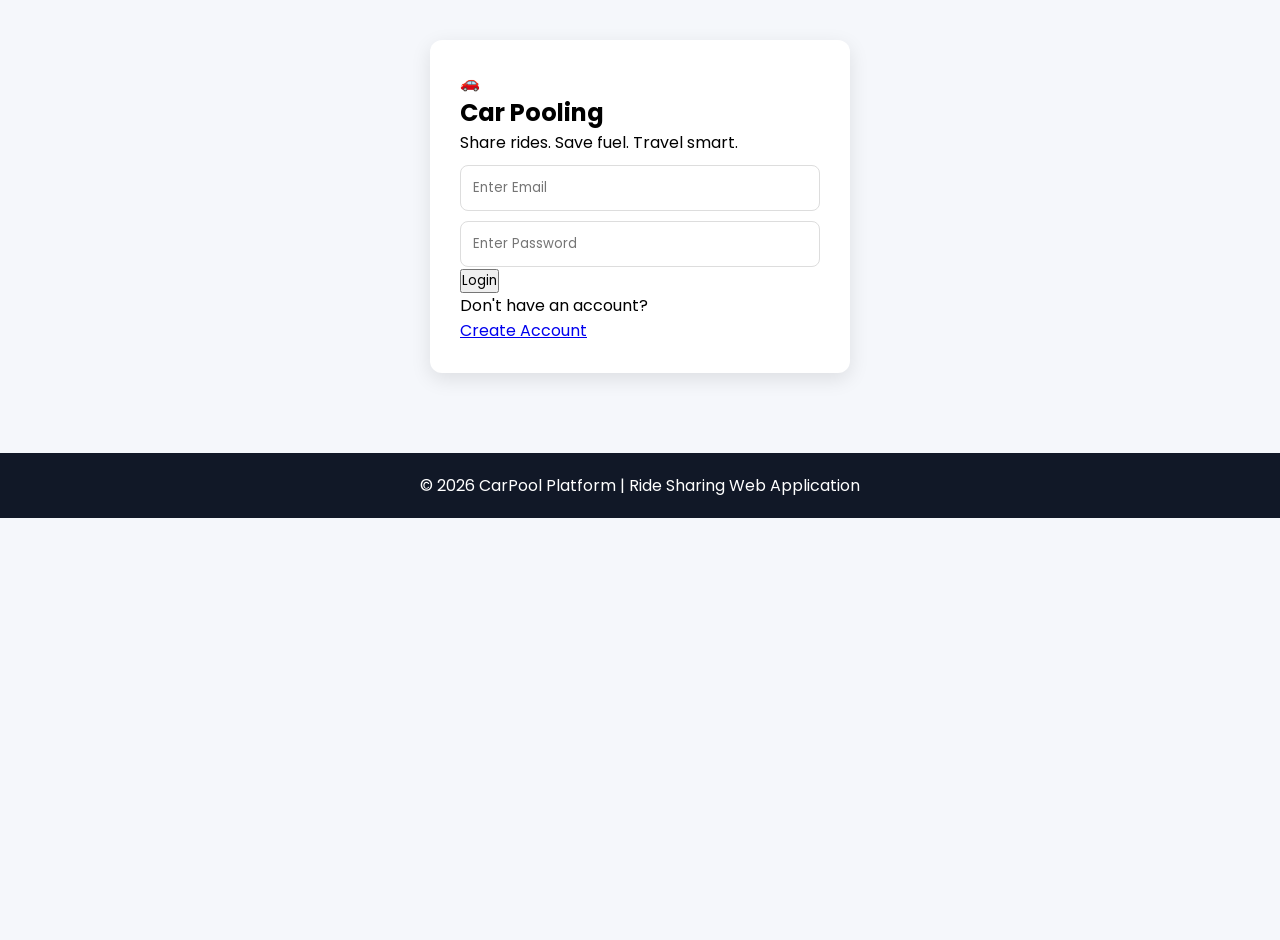
<file: index.html>
<!DOCTYPE html>
<html>

<head>
    <link href="https://fonts.googleapis.com/css2?family=Poppins:wght@300;400;600&display=swap" rel="stylesheet">
<title>Car Pooling App</title>
<link rel="stylesheet" href="css/style.css">
<link rel="stylesheet"
href="https://cdnjs.cloudflare.com/ajax/libs/font-awesome/6.5.0/css/all.min.css">
</head>

<body>

<div class="login-container">

<div class="logo">
🚗
</div>

<h2>Car Pooling</h2>
<p class="tagline">Share rides. Save fuel. Travel smart.</p>

<input type="text" id="email" placeholder="Enter Email">

<input type="password" id="password" placeholder="Enter Password">

<button onclick="login()">Login</button>

<p class="signup-text">Don't have an account?</p>

<a href="signup.html" class="signup-link">Create Account</a>

</div>

<script src="js/script.js"></script>

</body>
<footer class="footer">

<p>© 2026 CarPool Platform | Ride Sharing Web Application</p>

</footer>
</html>
</file>
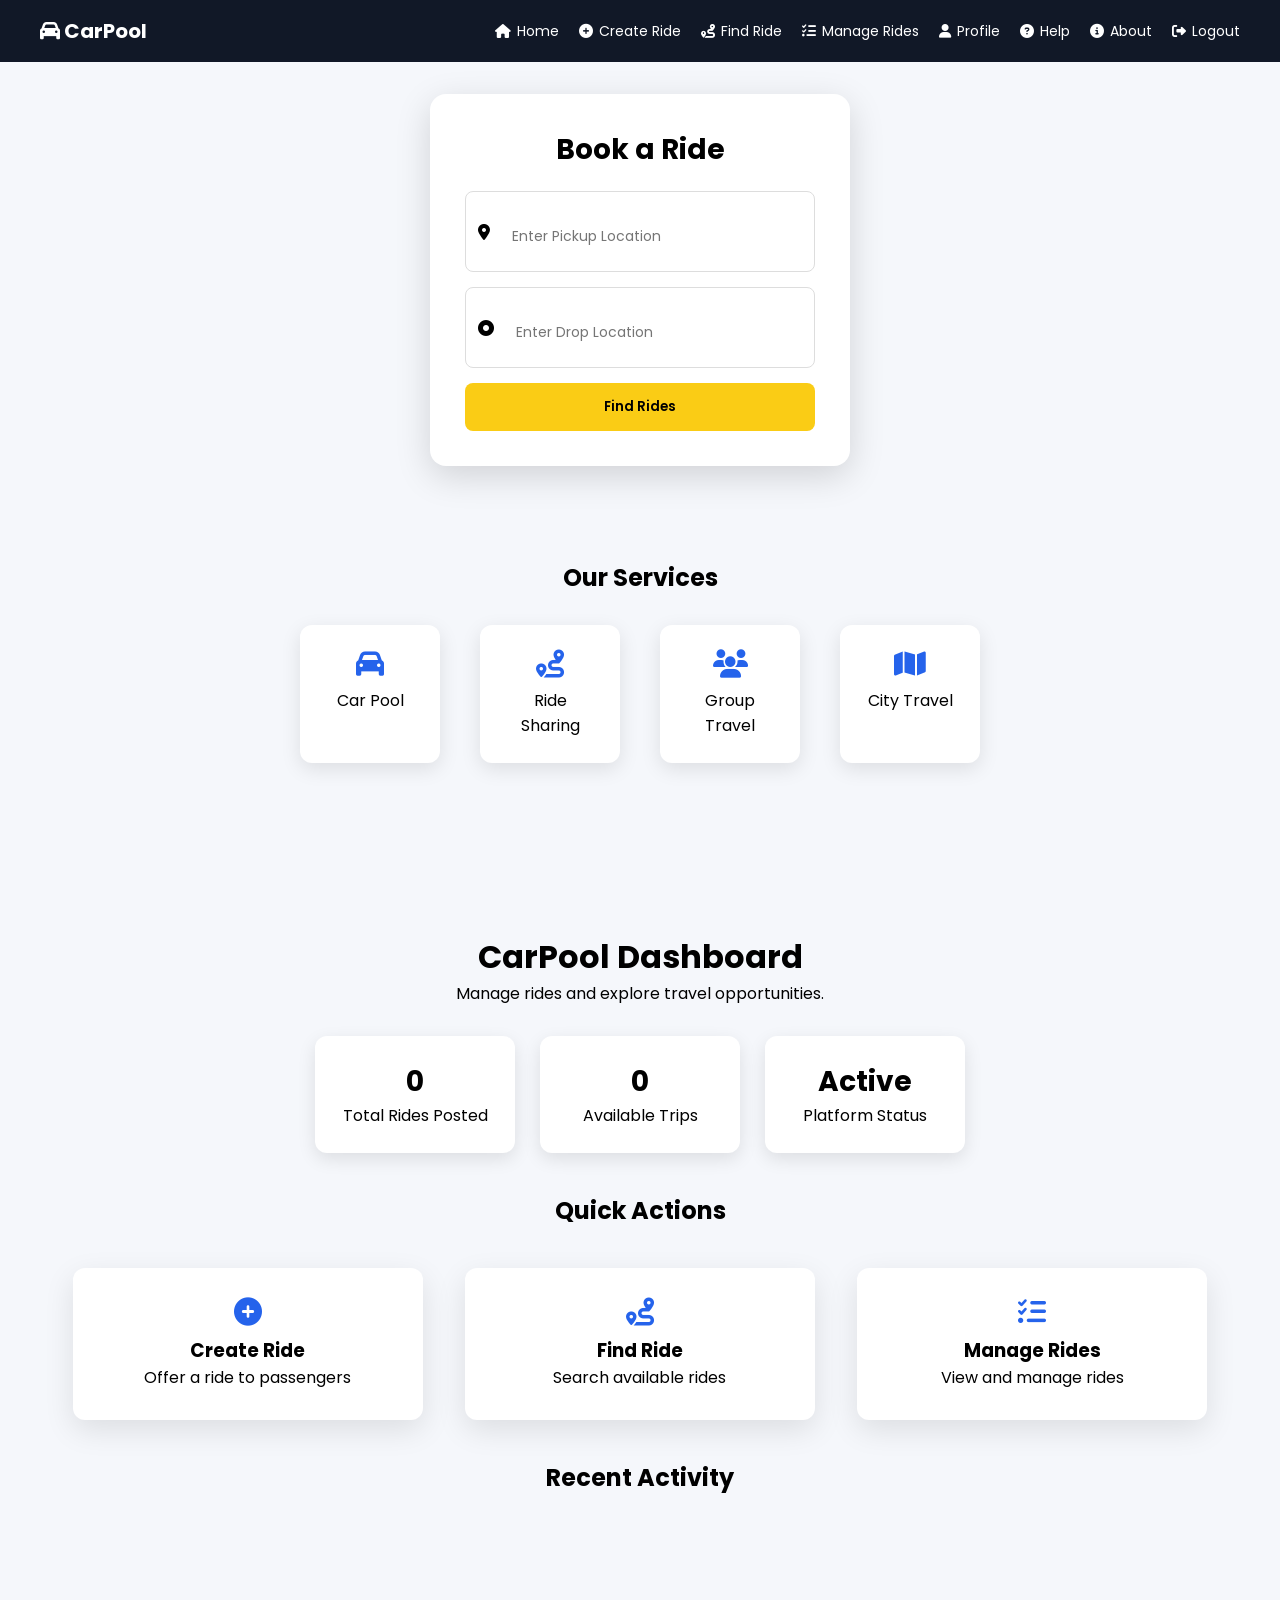
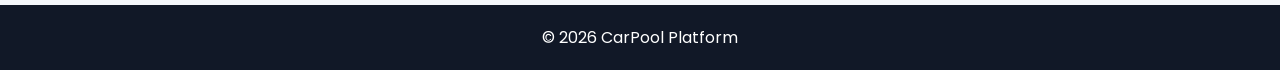
<file: dashboard.html>
<!DOCTYPE html>
<html>

<head>

<title>CarPool Dashboard</title>

<link rel="stylesheet" href="css/style.css">

<link rel="stylesheet"
href="https://cdnjs.cloudflare.com/ajax/libs/font-awesome/6.5.0/css/all.min.css">

</head>

<body>

<nav class="navbar">

<h2><i class="fa-solid fa-car"></i> CarPool</h2>

<ul>

<li><a href="dashboard.html"><i class="fa-solid fa-house"></i> Home</a></li>

<li><a href="postride.html"><i class="fa-solid fa-circle-plus"></i> Create Ride</a></li>

<li><a href="searchride.html"><i class="fa-solid fa-route"></i> Find Ride</a></li>

<li><a href="myrides.html"><i class="fa-solid fa-list-check"></i> Manage Rides</a></li>

<li><a href="profile.html"><i class="fa-solid fa-user"></i> Profile</a></li>

<li><a href="help.html"><i class="fa-solid fa-circle-question"></i> Help</a></li>

<li><a href="about.html"><i class="fa-solid fa-circle-info"></i> About</a></li>

<li><a href="index.html"><i class="fa-solid fa-right-from-bracket"></i> Logout</a></li>

</ul>

</nav>
<!-- HERO SECTION -->

<div class="hero-section">

<div class="hero-box">

<h1>Book a Ride</h1>

<div class="ride-input">

<i class="fa-solid fa-location-dot"></i>
<input type="text" placeholder="Enter Pickup Location">

</div>

<div class="ride-input">

<i class="fa-solid fa-circle-dot"></i>
<input type="text" placeholder="Enter Drop Location">

</div>

<button class="ride-btn">Find Rides</button>

</div>

</div>

<h2 class="services-title">Our Services</h2>

<div class="services">

<div class="service-card">
<i class="fa-solid fa-car"></i>
<p>Car Pool</p>
</div>

<div class="service-card">
<i class="fa-solid fa-route"></i>
<p>Ride Sharing</p>
</div>

<div class="service-card">
<i class="fa-solid fa-users"></i>
<p>Group Travel</p>
</div>

<div class="service-card">
<i class="fa-solid fa-map"></i>
<p>City Travel</p>
</div>

</div>
<div class="dashboard-container">
    <h1 id="greeting"></h1>

<h1>CarPool Dashboard</h1>

<p>Manage rides and explore travel opportunities.</p>

<div class="stats">

<div class="stat-card">
<h2 id="totalRides">0</h2>
<p>Total Rides Posted</p>
</div>

<div class="stat-card">
<h2 id="availableRides">0</h2>
<p>Available Trips</p>
</div>

<div class="stat-card">
<h2>Active</h2>
<p>Platform Status</p>
</div>

</div>

<h2 style="margin-top:40px">Quick Actions</h2>

<div class="dashboard-cards">

<div class="card" onclick="location.href='postride.html'">

<i class="fa-solid fa-circle-plus card-icon"></i>

<h3>Create Ride</h3>

<p>Offer a ride to passengers</p>

</div>

<div class="card" onclick="location.href='searchride.html'">

<i class="fa-solid fa-route card-icon"></i>

<h3>Find Ride</h3>

<p>Search available rides</p>

</div>

<div class="card" onclick="location.href='myrides.html'">

<i class="fa-solid fa-list-check card-icon"></i>

<h3>Manage Rides</h3>

<p>View and manage rides</p>

</div>

</div>

<h2 style="margin-top:40px">Recent Activity</h2>

<div id="recentRides" class="rides-container"></div>

</div>

<footer class="footer">

<p>© 2026 CarPool Platform</p>

</footer>

<script>

function showGreeting(){

let email = localStorage.getItem("loggedUser")

let users = JSON.parse(localStorage.getItem("users")) || []

let user = users.find(u => u.email === email)

let hour = new Date().getHours()

let greeting = ""

if(hour < 12){
greeting = "Good Morning"
}
else if(hour < 17){
greeting = "Good Afternoon"
}
else{
greeting = "Good Evening"
}

document.getElementById("greeting").innerText =
greeting + ", " + user.name

}

showGreeting()

</script>

</body>

</html>
</file>
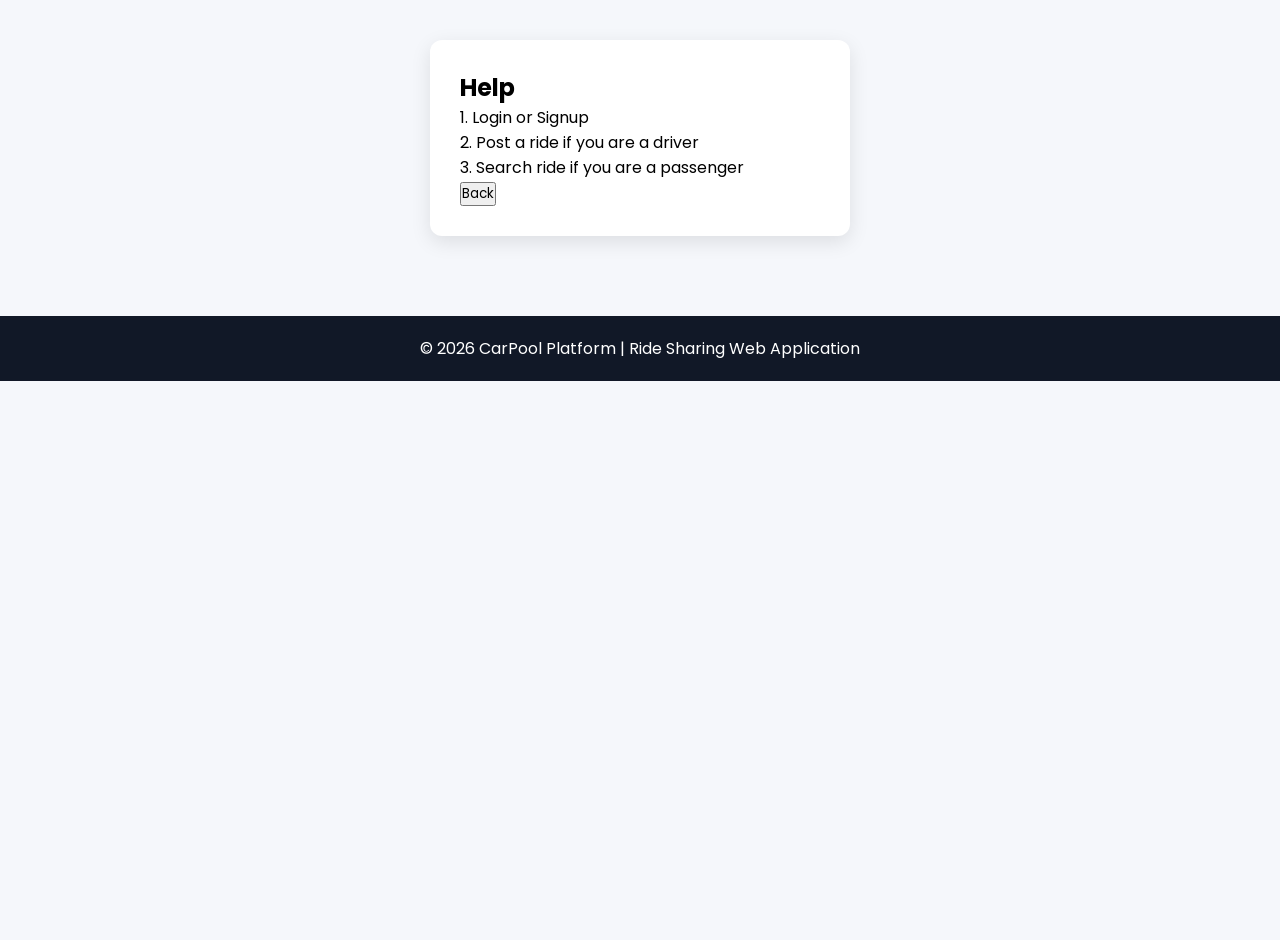
<file: help.html>
<!DOCTYPE html>
<html>

<head>
<title>Help</title>
<link rel="stylesheet" href="css/style.css">
<link rel="stylesheet"
href="https://cdnjs.cloudflare.com/ajax/libs/font-awesome/6.5.0/css/all.min.css">
</head>

<body>

<div class="login-container">

<h2>Help</h2>

<p>1. Login or Signup</p>
<p>2. Post a ride if you are a driver</p>
<p>3. Search ride if you are a passenger</p>

<button onclick="goDashboard()">Back</button>

</div>

<script src="js/script.js"></script>

</body>
<footer class="footer">

<p>© 2026 CarPool Platform | Ride Sharing Web Application</p>

</footer>
</html>
</file>
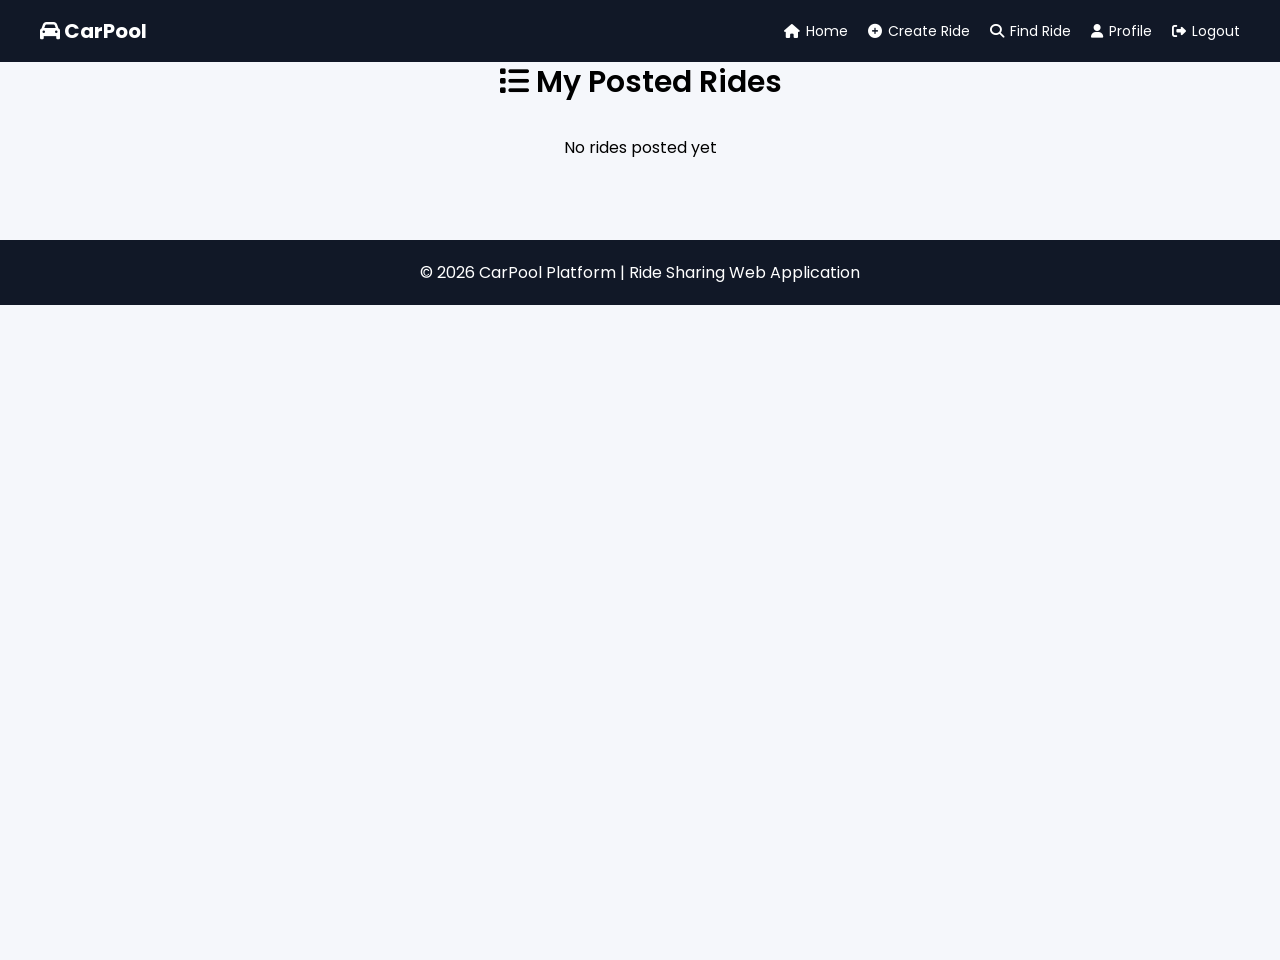
<file: myrides.html>
<!DOCTYPE html>
<html>

<head>

<title>My Rides</title>

<link rel="stylesheet" href="css/style.css">

<link rel="stylesheet"
href="https://cdnjs.cloudflare.com/ajax/libs/font-awesome/6.5.0/css/all.min.css">

<style>

.page-title{
text-align:center;
margin-top:60px;
margin-bottom:25px;
font-size:30px;
font-weight:600;
}

.rides-container{
display:flex;
flex-wrap:wrap;
justify-content:center;
gap:20px;
margin-top:30px;
}

.ride-card{
background:white;
padding:20px;
border-radius:10px;
box-shadow:0 6px 20px rgba(0,0,0,0.1);
width:260px;
}

.delete-btn{
background:#ef4444;
color:white;
border:none;
padding:10px;
border-radius:6px;
cursor:pointer;
margin-top:10px;
width:100%;
}

.delete-btn:hover{
background:#dc2626;
}

</style>

</head>

<body>

<nav class="navbar">

<h2><i class="fa-solid fa-car"></i> CarPool</h2>

<ul>

<li><a href="dashboard.html"><i class="fa-solid fa-house"></i> Home</a></li>

<li><a href="postride.html"><i class="fa-solid fa-circle-plus"></i> Create Ride</a></li>

<li><a href="searchride.html"><i class="fa-solid fa-magnifying-glass"></i> Find Ride</a></li>

<li><a href="profile.html"><i class="fa-solid fa-user"></i> Profile</a></li>

<li><a href="index.html"><i class="fa-solid fa-right-from-bracket"></i> Logout</a></li>

</ul>

</nav>

<h1 class="page-title">
<i class="fa-solid fa-list"></i> My Posted Rides
</h1>

<div id="ridesList" class="rides-container"></div>

<footer class="footer">

<p>© 2026 CarPool Platform | Ride Sharing Web Application</p>

</footer>

<script>

function loadMyRides(){

let rides = JSON.parse(localStorage.getItem("rides")) || []

let container = document.getElementById("ridesList")

container.innerHTML = ""

if(rides.length === 0){

container.innerHTML = "<p>No rides posted yet</p>"
return

}

rides.forEach((ride,index)=>{

let card = document.createElement("div")

card.className = "ride-card"

card.innerHTML = `

<h3>${ride.source} → ${ride.destination}</h3>

<p><i class="fa-solid fa-user-group"></i> Seats: ${ride.seats}</p>

<p><i class="fa-solid fa-indian-rupee-sign"></i> Price: ₹${ride.price}</p>

<button class="delete-btn" onclick="deleteRide(${index})">
Delete Ride
</button>

`

container.appendChild(card)

})

}

function deleteRide(index){

let rides = JSON.parse(localStorage.getItem("rides")) || []

rides.splice(index,1)

localStorage.setItem("rides",JSON.stringify(rides))

loadMyRides()

}

loadMyRides()

</script>

</body>

</html>
</file>
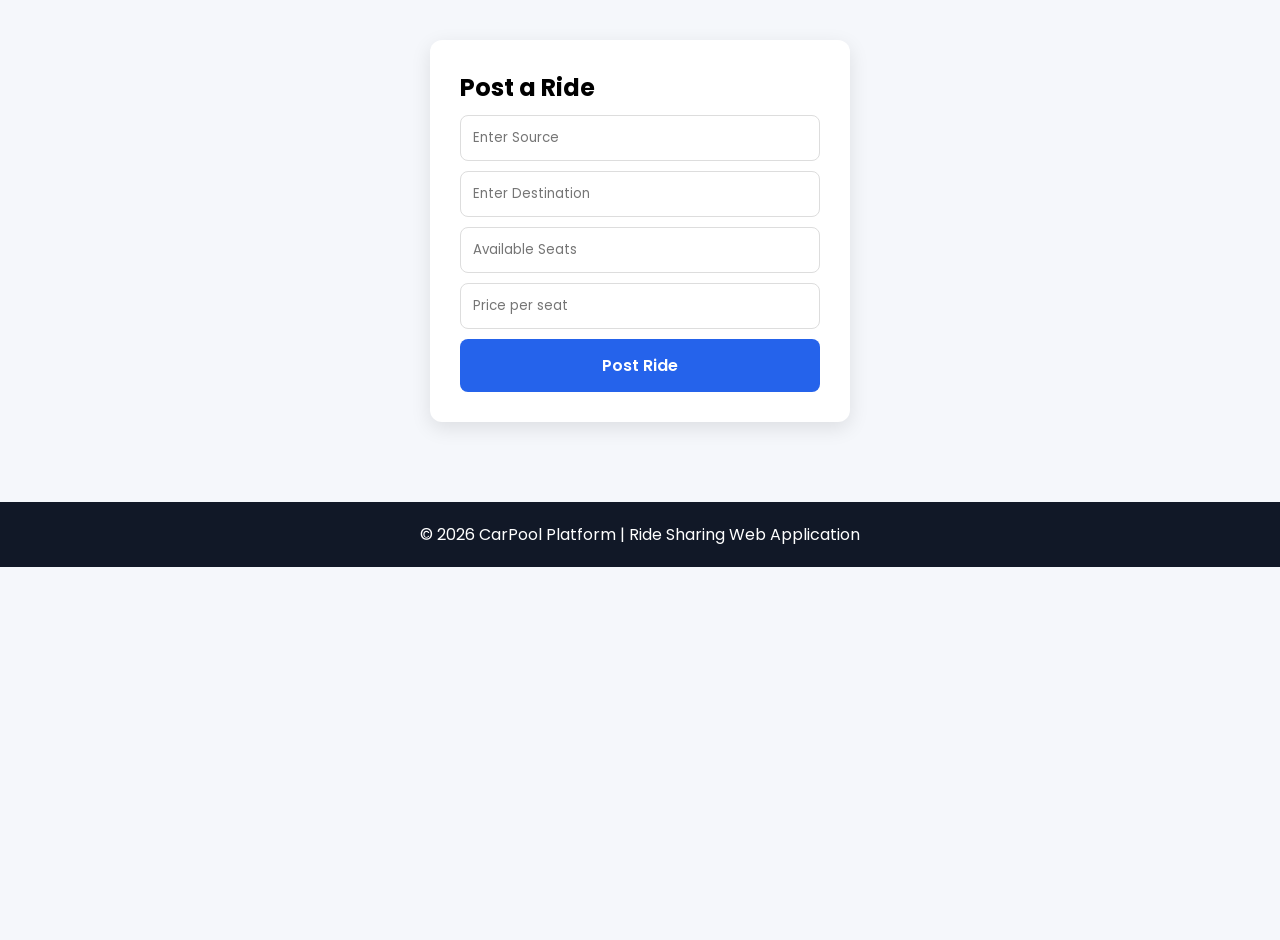
<file: postride.html>
<!DOCTYPE html>
<html>

<head>
<title>Post Ride</title>
<link rel="stylesheet" href="css/style.css">
<link rel="stylesheet"
href="https://cdnjs.cloudflare.com/ajax/libs/font-awesome/6.5.0/css/all.min.css">
</head>

<body>

<div class="login-container">

<h2>Post a Ride</h2>

<input type="text" id="source" placeholder="Enter Source">

<input type="text" id="destination" placeholder="Enter Destination">

<input type="number" id="seats" placeholder="Available Seats">

<input type="number" id="price" placeholder="Price per seat">

<button class="primary-btn" onclick="postRide()">Post Ride</button>

</div>

<script src="js/script.js"></script>

</body>
<footer class="footer">

<p>© 2026 CarPool Platform | Ride Sharing Web Application</p>

</footer>
</html>
</file>
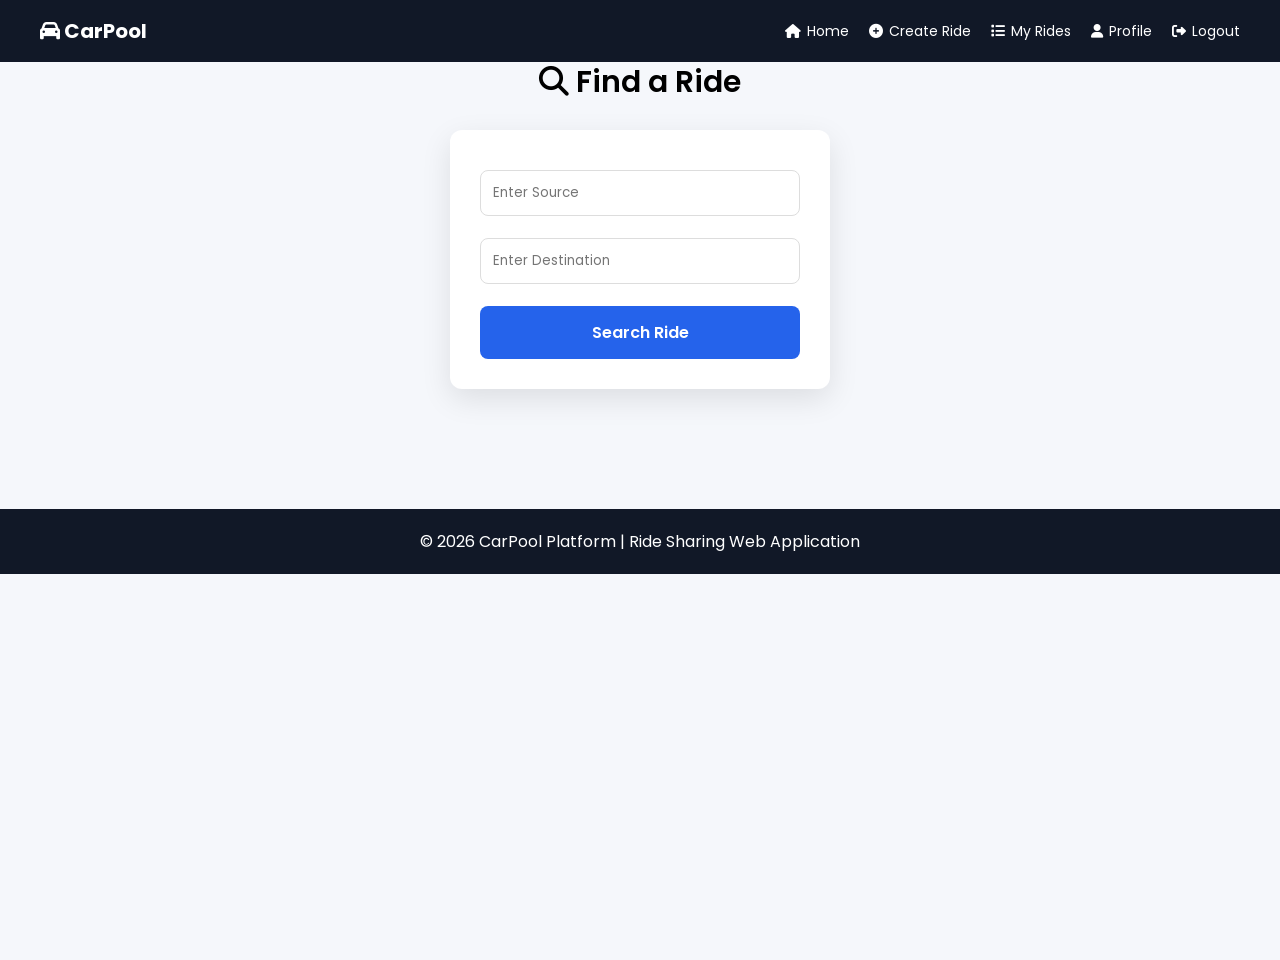
<file: searchride.html>
<!DOCTYPE html>
<html>

<head>

<title>Find Ride</title>

<link rel="stylesheet" href="css/style.css">

<link rel="stylesheet"
href="https://cdnjs.cloudflare.com/ajax/libs/font-awesome/6.5.0/css/all.min.css">

<style>

.page-title{
text-align:center;
margin-top:60px;
margin-bottom:25px;
font-size:30px;
font-weight:600;
}

.search-card{
width:380px;
margin:auto;
background:white;
padding:30px;
border-radius:12px;
box-shadow:0 10px 30px rgba(0,0,0,0.1);
}

.search-card input{
width:100%;
padding:12px;
border-radius:8px;
border:1px solid #ddd;
margin-bottom:12px;
}

.primary-btn{
background:#2563eb;
color:white;
border:none;
padding:14px;
border-radius:8px;
width:100%;
font-size:16px;
cursor:pointer;
}

.primary-btn:hover{
background:#1e40af;
}

.results{
margin-top:40px;
display:flex;
justify-content:center;
flex-wrap:wrap;
gap:20px;
}

.ride-card{
background:white;
padding:20px;
border-radius:10px;
box-shadow:0 6px 20px rgba(0,0,0,0.1);
width:260px;
}

.ride-card h3{
margin-bottom:8px;
}

</style>

</head>

<body>

<nav class="navbar">

<h2><i class="fa-solid fa-car"></i> CarPool</h2>

<ul>

<li><a href="dashboard.html"><i class="fa-solid fa-house"></i> Home</a></li>

<li><a href="postride.html"><i class="fa-solid fa-circle-plus"></i> Create Ride</a></li>

<li><a href="myrides.html"><i class="fa-solid fa-list"></i> My Rides</a></li>

<li><a href="profile.html"><i class="fa-solid fa-user"></i> Profile</a></li>

<li><a href="index.html"><i class="fa-solid fa-right-from-bracket"></i> Logout</a></li>

</ul>

</nav>


<h1 class="page-title">
<i class="fa-solid fa-magnifying-glass"></i> Find a Ride
</h1>


<div class="search-card">

<input type="text" id="searchSource" placeholder="Enter Source">

<input type="text" id="searchDestination" placeholder="Enter Destination">

<button class="primary-btn" onclick="searchRide()">Search Ride</button>

</div>


<div id="results" class="results"></div>


<footer class="footer">

<p>© 2026 CarPool Platform | Ride Sharing Web Application</p>

</footer>


<script>

function searchRide(){

let source=document.getElementById("searchSource").value.toLowerCase()

let destination=document.getElementById("searchDestination").value.toLowerCase()

let rides=JSON.parse(localStorage.getItem("rides")) || []

let results=document.getElementById("results")

results.innerHTML=""

let filtered=rides.filter(r =>
r.source.toLowerCase().includes(source) &&
r.destination.toLowerCase().includes(destination)
)

if(filtered.length===0){

results.innerHTML="<p>No rides found</p>"

return

}

filtered.forEach(r=>{

let card=document.createElement("div")

card.className="ride-card"

card.innerHTML=`

<h3>${r.source} → ${r.destination}</h3>

<p><i class="fa-solid fa-user-group"></i> Seats: ${r.seats}</p>

<p><i class="fa-solid fa-indian-rupee-sign"></i> Price: ₹${r.price}</p>

`

results.appendChild(card)

})

}

</script>

</body>

</html>
</file>
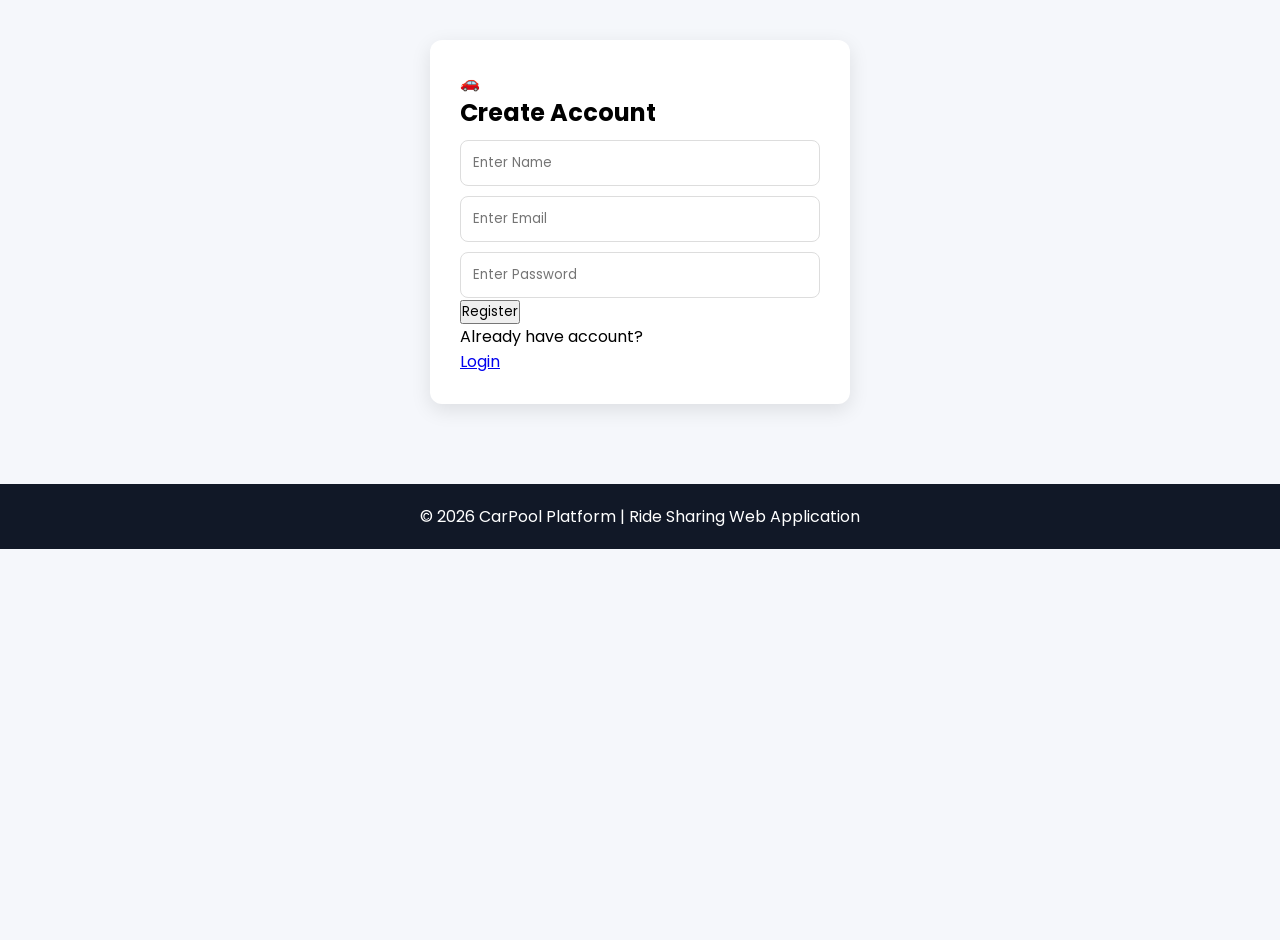
<file: signup.html>
<!DOCTYPE html>
<html>

<head>
<title>Signup - Car Pooling</title>
<link rel="stylesheet" href="css/style.css">
<link rel="stylesheet"
href="https://cdnjs.cloudflare.com/ajax/libs/font-awesome/6.5.0/css/all.min.css">
</head>

<body>

<div class="login-container">

<div class="logo">🚗</div>

<h2>Create Account</h2>

<input type="text" id="name" placeholder="Enter Name">

<input type="email" id="email" placeholder="Enter Email">

<input type="password" id="password" placeholder="Enter Password">

<button onclick="signup()">Register</button>

<p class="signup-text">Already have account?</p>

<a href="index.html" class="signup-link">Login</a>

</div>

<script src="js/script.js"></script>

</body>
<footer class="footer">

<p>© 2026 CarPool Platform | Ride Sharing Web Application</p>

</footer>
</html>
</file>
<file: css/style.css>
@import url('https://fonts.googleapis.com/css2?family=Poppins:wght@300;400;500;600&display=swap');

*{
margin:0;
padding:0;
box-sizing:border-box;
font-family:'Poppins',sans-serif;
}

body{
background:#f5f7fb;
min-height:100vh;
}

/* NAVBAR */

.navbar{
background:#111827;
color:white;
display:flex;
justify-content:space-between;
align-items:center;
padding:16px 40px;
position:fixed;
top:0;
width:100%;
z-index:100;
}

.navbar h2{
font-size:20px;
}

.navbar ul{
display:flex;
list-style:none;
gap:20px;
}

.navbar a{
color:white;
text-decoration:none;
font-size:14px;
display:flex;
align-items:center;
gap:6px;
}

.navbar a:hover{
color:#60a5fa;
}

/* CONTAINER */

.dashboard-container{
padding-top:110px;
width:90%;
margin:auto;
text-align:center;
}

/* STATS */

.stats{
display:flex;
justify-content:center;
gap:25px;
margin-top:30px;
flex-wrap:wrap;
}

.stat-card{
background:white;
padding:25px;
width:200px;
border-radius:12px;
box-shadow:0 6px 18px rgba(0,0,0,0.1);
}

.stat-card h2{
font-size:28px;
}

/* ACTION CARDS */

.dashboard-cards{
display:flex;
justify-content:center;
gap:25px;
margin-top:40px;
flex-wrap:wrap;
}

.card{
background:white;
padding:25px;
width:220px;
border-radius:12px;
cursor:pointer;
box-shadow:0 6px 20px rgba(0,0,0,0.1);
transition:0.3s;
}

.card:hover{
transform:translateY(-6px);
}

.card-icon{
font-size:28px;
margin-bottom:10px;
color:#2563eb;
}

/* FORM */

.login-container{
background:white;
padding:30px;
border-radius:12px;
box-shadow:0 6px 20px rgba(0,0,0,0.1);
width:420px;
margin:40px auto;
}

input, textarea{
width:100%;
padding:12px;
margin-top:10px;
border:1px solid #ddd;
border-radius:8px;
}

.primary-btn{
background:#2563eb;
color:white;
border:none;
padding:14px;
border-radius:8px;
width:100%;
font-size:16px;
font-weight:600;
cursor:pointer;
margin-top:10px;
}

.primary-btn:hover{
background:#1e40af;
}

/* RIDES */

.rides-container{
display:flex;
flex-wrap:wrap;
gap:20px;
justify-content:center;
margin-top:30px;
}

.ride-card{
background:white;
padding:20px;
width:260px;
border-radius:12px;
box-shadow:0 6px 18px rgba(0,0,0,0.1);
text-align:left;
}

.ride-card h3{
margin-bottom:10px;
}

/* FOOTER */

.footer{
margin-top:80px;
background:#111827;
color:white;
padding:20px;
text-align:center;
}


.hero-section{
height:500px;
display:flex;
align-items:center;
justify-content:center;
background-image:url("https://www.transparenttextures.com/patterns/cartographer.png");
background-size:cover;
background-position:center;
padding-top:60px;
}

.hero-box{
background:white;
padding:35px;
border-radius:16px;
width:420px;
box-shadow:0 10px 35px rgba(0,0,0,0.15);
text-align:center;
}

.hero-box h1{
margin-bottom:20px;
font-size:28px;
}

.ride-input{
display:flex;
align-items:center;
gap:10px;
border:1px solid #ddd;
padding:12px;
border-radius:8px;
margin-bottom:15px;
}

.ride-input input{
border:none;
width:100%;
outline:none;
font-size:14px;
}

.ride-btn{
background:#facc15;
color:black;
border:none;
padding:14px;
border-radius:8px;
font-weight:600;
cursor:pointer;
width:100%;
}

.ride-btn:hover{
background:#eab308;
}
.services-title{
margin-top:60px;
text-align:center;
}

.services{
display:flex;
justify-content:center;
gap:40px;
margin-top:30px;
flex-wrap:wrap;
}

.service-card{
background:white;
padding:25px;
border-radius:12px;
width:140px;
text-align:center;
box-shadow:0 6px 20px rgba(0,0,0,0.1);
}

.service-card i{
font-size:28px;
margin-bottom:10px;
color:#2563eb;
}
.page-title{
text-align:center;
margin-top:60px;
margin-bottom:25px;
font-size:28px;
font-weight:600;
}

.card{
width:350px;
margin:auto;
background:white;
padding:30px;
border-radius:12px;
box-shadow:0 10px 30px rgba(0,0,0,0.1);
}

.card input{
width:100%;
padding:12px;
border-radius:8px;
border:1px solid #ddd;
margin-bottom:12px;
}

.primary-btn{
background:#2563eb;
color:white;
border:none;
padding:14px;
border-radius:8px;
width:100%;
font-size:16px;
cursor:pointer;
}

.primary-btn:hover{
background:#1e40af;
}
#greeting{
text-align:center;
margin-top:60px;
font-size:32px;
font-weight:600;
}
.ceo-img{
width:340px;
border-radius:18px;
box-shadow:0 15px 40px rgba(0,0,0,0.25);
object-fit:cover;
}
.about-hero{
display:flex;
align-items:center;
justify-content:space-between;
gap:80px;
margin-top:60px;
flex-wrap:wrap;
}
.ceo-card{
text-align:center;
margin-left:-40px;
}
</file>
